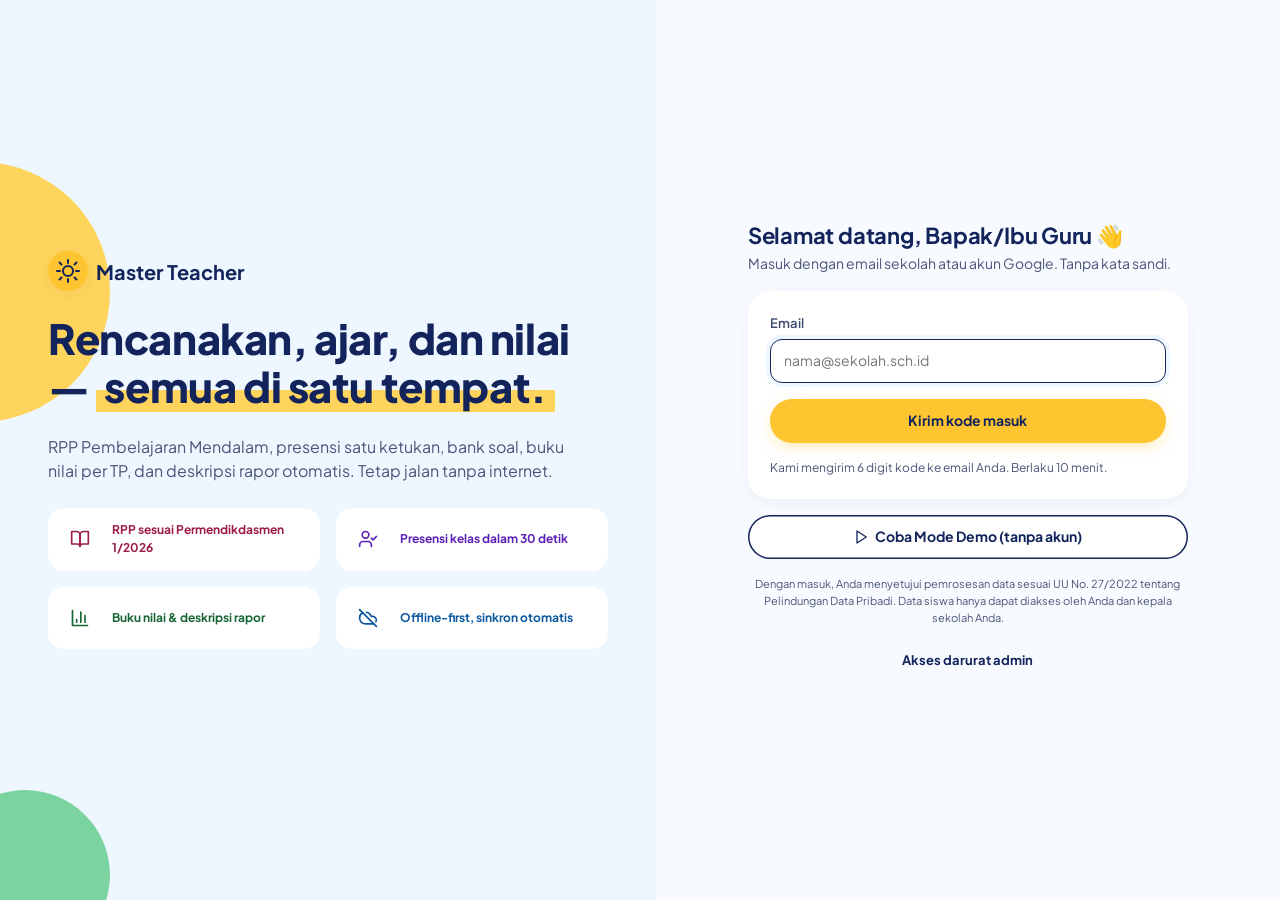
<file: index.html>
<!doctype html>
<html lang="id">
<head>
  <meta charset="utf-8">
  <meta name="viewport" content="width=device-width, initial-scale=1, viewport-fit=cover">
  <title>Master Teacher Planner — Ruang Kerja Guru</title>
  <meta name="description" content="Rencanakan RPP Pembelajaran Mendalam, presensi, bank soal, buku nilai, dan rapor dalam satu aplikasi. Bisa offline, tersinkron otomatis.">
  <meta name="theme-color" content="#12245B">
  <meta name="apple-mobile-web-app-capable" content="yes">
  <meta name="mobile-web-app-capable" content="yes">
  <meta name="apple-mobile-web-app-title" content="Master Teacher">
  <link rel="manifest" href="./manifest.webmanifest">
  <link rel="icon" href="./favicon.svg" type="image/svg+xml">
  <link rel="apple-touch-icon" href="./icons/icon-192.png">
  <link rel="preconnect" href="https://fonts.googleapis.com">
  <link rel="preconnect" href="https://fonts.gstatic.com" crossorigin>
  <link rel="stylesheet" href="https://fonts.googleapis.com/css2?family=Plus+Jakarta+Sans:wght@400;500;600;700;800&display=swap">
  <link rel="stylesheet" href="./css/app.css">
  <link rel="modulepreload" href="./js/app.js">
  <script>
    // Terapkan tema & ukuran huruf sebelum render (hindari kedipan)
    try {
      var p = JSON.parse(localStorage.getItem('mtp_prefs') || '{}');
      var dark = p.tema === 'gelap' || (p.tema === 'sistem' && matchMedia('(prefers-color-scheme: dark)').matches);
      if (dark) document.documentElement.dataset.theme = 'dark';
      if (p.huruf) document.documentElement.style.setProperty('--fs', p.huruf);
    } catch (e) {}
  </script>
</head>
<body>
  <div id="app" aria-live="polite">
    <div style="min-height:100dvh;display:grid;place-items:center;font-family:system-ui;color:#12245B">
      <div style="text-align:center">
        <div style="width:56px;height:56px;border-radius:50%;background:#FFC531;margin:0 auto 12px"></div>
        <b>Master Teacher</b><br><small style="color:#4A5578">Memuat ruang kerja…</small>
      </div>
    </div>
  </div>
  <div class="toasts" id="toasts" role="status" aria-live="polite"></div>
  <noscript><p style="padding:24px;font-family:system-ui">Aplikasi ini memerlukan JavaScript. Aktifkan JavaScript di browser Anda.</p></noscript>
  <script src="./js/config.js"></script>
  <script type="module" src="./js/app.js"></script>
</body>
</html>
</file>
<file: css/app.css>
/* =====================================================================
   Master Teacher Planner v2 — Sistem desain (sesuai DESIGN.md)
   Navy #12245B · Kuning #FFC531 · Sky Mist #EEF6FF · pastel per modul
   ===================================================================== */
:root {
  --navy: #12245B; --navy-900: #000F3E; --navy-2: #1E3374;
  --yellow: #FFC531; --yellow-h: #EBB224; --yellow-soft: #FFF4CF;
  --sky: #EEF6FF; --bg: #F7FAFF; --surface: #FFFFFF; --surface-2: #F0F3FF; --surface-3: #E7EEFF; --surface-4: #DEE8FF;
  --text: #111C2D; --text-2: #3C4A70; --muted: #4A5578; --line: #E6ECF7; --line-2: #CBD5E1;
  --blue: #1D4ED8; --green: #10B981;
  --sk-bg: #DBEAFE; --sk: #1D4ED8; --sk-ring: #3B82F6; --demo-ink: #7A5600; --art: #B98500; --green-d: #166534; --amber: #F59E0B; --slate: #64748B; --red: #BA1A1A; --red-bg: #FFDAD6;
  /* modul */
  --pl-bg: #FDE7EF; --pl: #9B1C48;      /* perencanaan */
  --mt-bg: #E3F0FD; --mt: #0D599F;      /* materi */
  --qs-bg: #FFF1DC; --qs: #8F4B00;      /* bank soal */
  --at-bg: #EEE8FD; --at: #5B21B6;      /* absensi */
  --gr-bg: #E3F6EC; --gr: #166534;      /* nilai */
  --ai-bg: #E2F4F8; --ai: #0E7490;      /* AI */
  --r-card: 22px; --r-md: 16px; --r-sm: 12px; --r-xs: 8px;
  --sh-1: 0 4px 16px -2px rgba(18,36,91,.06); --sh-2: 0 8px 24px -4px rgba(18,36,91,.10); --sh-3: 0 12px 32px -4px rgba(18,36,91,.18);
  --sidebar: 256px; --topbar: 64px; --font: 'Plus Jakarta Sans', system-ui, -apple-system, 'Segoe UI', Roboto, sans-serif;
  --fs: 1;
  color-scheme: light;
}
[data-theme="dark"] {
  --bg: #0B1530; --surface: #16234D; --surface-2: #1B2A5A; --surface-3: #213366; --surface-4: #2A3E78; --sky: #13204A;
  --text: #EEF2FF; --text-2: #C9D3F2; --muted: #A9B6DD; --line: #26386C; --line-2: #34498A; --navy: #DCE4FF; --navy-900: #FFFFFF;
  --pl-bg: #3A1730; --pl: #FFB3CB; --mt-bg: #12305A; --mt: #A9D0FF; --qs-bg: #3A2A10; --qs: #FFCF8A;
  --at-bg: #2B2152; --at: #CDB9FF; --gr-bg: #123A27; --gr: #9BE7B7; --ai-bg: #0F3440; --ai: #8FE1F2;
  --red-bg: #4A1B1B; --red: #FFB4AB; --green-d: #9BE7B7; --yellow-soft: #3B3215;
  --blue: #9DBEFF; --sk-bg: #16336B; --sk: #BFD4FF; --sk-ring: #6E9BFF; --demo-ink: #FFDF9D; --art: #FFC531;
  --sh-1: 0 4px 16px -2px rgba(0,0,0,.35); --sh-2: 0 8px 24px -4px rgba(0,0,0,.45);
  color-scheme: dark;
}
*, *::before, *::after { box-sizing: border-box; }
html { -webkit-text-size-adjust: 100%; font-size: calc(16px * var(--fs)); }
body { margin: 0; font-family: var(--font); background: var(--bg); color: var(--text); font-size: .875rem; line-height: 1.55; -webkit-tap-highlight-color: transparent; overscroll-behavior-y: none; }
img, svg { display: block; max-width: 100%; }
a { color: var(--blue); text-decoration: none; }
a:hover { text-decoration: underline; }
button, input, select, textarea { font: inherit; color: inherit; }
h1, h2, h3, h4 { margin: 0; line-height: 1.25; color: var(--navy); letter-spacing: -.01em; }
h1 { font-size: 1.875rem; font-weight: 800; }
h2 { font-size: 1.375rem; font-weight: 700; }
h3 { font-size: 1.125rem; font-weight: 700; }
h4 { font-size: 1rem; font-weight: 700; }
p { margin: 0; }
:focus-visible { outline: 3px solid color-mix(in srgb, var(--blue) 55%, transparent); outline-offset: 2px; border-radius: 6px; }
.sr-only { position: absolute !important; width: 1px; height: 1px; overflow: hidden; clip: rect(0 0 0 0); white-space: nowrap; }
.ic { display: inline-block; vertical-align: middle; width: 20px; height: 20px; flex-shrink: 0; fill: none; stroke: currentColor; stroke-width: 2; stroke-linecap: round; stroke-linejoin: round; }
.ic-s { width: 16px; height: 16px; } .ic-l { width: 24px; height: 24px; } .ic-xl { width: 32px; height: 32px; }
.muted { color: var(--muted); } .small { font-size: .75rem; } .tiny { font-size: .6875rem; } .bold { font-weight: 700; } .x-bold { font-weight: 800; }
.row { display: flex; align-items: center; gap: .5rem; } .row-wrap { flex-wrap: wrap; } .col { display: flex; flex-direction: column; gap: .5rem; }
.between { justify-content: space-between; } .grow { flex: 1 1 auto; min-width: 0; overflow-wrap: break-word; } .gap-s { gap: .25rem; } .gap-l { gap: 1rem; } .gap-xl { gap: 1.375rem; }
.truncate { overflow: hidden; text-overflow: ellipsis; white-space: nowrap; }
.hide { display: none !important; }
@media (max-width: 640px) { .hide-s { display: none !important; } }
.grid { display: grid; gap: 1rem; }
.g2 { grid-template-columns: repeat(2, minmax(0, 1fr)); } .g3 { grid-template-columns: repeat(3, minmax(0, 1fr)); } .g4 { grid-template-columns: repeat(4, minmax(0, 1fr)); }
.split { display: grid; grid-template-columns: minmax(0, 7fr) minmax(0, 5fr); gap: 1.375rem; align-items: start; }
.split-8 { display: grid; grid-template-columns: minmax(0, 8fr) minmax(0, 4fr); gap: 1.375rem; align-items: start; }
@media (max-width: 1100px) { .split, .split-8 { grid-template-columns: minmax(0, 1fr); } .g4 { grid-template-columns: repeat(2, minmax(0, 1fr)); } }
@media (max-width: 640px) { .g2, .g3 { grid-template-columns: 1fr; } .g4 { grid-template-columns: repeat(2, minmax(0, 1fr)); } h1 { font-size: 1.5rem; } }

/* ---------- Tombol ---------- */
.btn { display: inline-flex; align-items: center; justify-content: center; gap: .4rem; min-height: 44px; padding: 0 1.1rem; border-radius: 999px; border: 0; cursor: pointer; font-weight: 700; font-size: .875rem; white-space: nowrap; transition: background .15s, transform .1s, box-shadow .15s; text-decoration: none !important; background: var(--surface-3); color: var(--navy); }
.btn:hover { background: var(--surface-4); } .btn:active { transform: scale(.97); }
.btn[disabled] { opacity: .5; pointer-events: none; }
.btn-primary { background: var(--yellow); color: #12245B; box-shadow: 0 4px 16px -4px rgba(253,195,47,.55); } .btn-primary:hover { background: var(--yellow-h); }
.btn-dark { background: #12245B; color: #fff; } .btn-dark:hover { background: #000F3E; }
[data-theme="dark"] .btn-dark { background: #DCE4FF; color: #12245B; }
.btn-outline { background: var(--surface); color: var(--navy); box-shadow: inset 0 0 0 1.5px var(--navy); } .btn-outline:hover { background: var(--sky); }
.btn-ghost { background: transparent; color: var(--navy); } .btn-ghost:hover { background: var(--surface-3); }
.btn-white { background: var(--surface); color: var(--navy); box-shadow: var(--sh-1); } .btn-white:hover { background: var(--surface-2); }
.btn-danger { background: #DC2626; color: #fff; } .btn-danger:hover { background: #B91C1C; }
.btn-green { background: var(--gr); color: #fff; } [data-theme="dark"] .btn-green { color: #0B1530; }
.btn-soft-green { background: var(--gr-bg); color: var(--gr); } .btn-soft-amber { background: var(--qs-bg); color: var(--qs); } .btn-soft-ai { background: var(--ai-bg); color: var(--ai); }
.btn-sm { min-height: 36px; padding: 0 .85rem; font-size: .8125rem; }
.btn-xs { min-height: 30px; padding: 0 .65rem; font-size: .75rem; }
.btn-icon { width: 44px; padding: 0; } .btn-icon.btn-sm { width: 36px; }
.btn-block { width: 100%; }

/* ---------- Badge & chip ---------- */
.badge { display: inline-flex; align-items: center; gap: .3rem; padding: .2rem .6rem; border-radius: 999px; font-size: .6875rem; font-weight: 700; letter-spacing: .02em; line-height: 1.4; background: var(--surface-3); color: var(--muted); white-space: nowrap; }
.b-pl { background: var(--pl-bg); color: var(--pl); } .b-mt { background: var(--mt-bg); color: var(--mt); } .b-qs { background: var(--qs-bg); color: var(--qs); }
.b-at { background: var(--at-bg); color: var(--at); } .b-gr { background: var(--gr-bg); color: var(--gr); } .b-ai { background: var(--ai-bg); color: var(--ai); }
.b-red { background: var(--red-bg); color: var(--red); } .b-yel { background: var(--yellow); color: #12245B; } .b-navy { background: #12245B; color: #fff; }
.b-draf { background: #F1F5F9; color: #475569; } [data-theme="dark"] .b-draf { background: #26386C; color: #C9D3F2; }
.dot { width: 8px; height: 8px; border-radius: 50%; background: currentColor; display: inline-block; flex-shrink: 0; }
.dot.pulse { animation: pulse 1.6s ease-in-out infinite; }
@keyframes pulse { 50% { opacity: .35; } }
.chip { display: inline-flex; align-items: center; gap: .35rem; min-height: 36px; padding: 0 .85rem; border-radius: 999px; border: 0; background: var(--surface); color: var(--navy); font-weight: 600; font-size: .8125rem; cursor: pointer; box-shadow: var(--sh-1); white-space: nowrap; }
.chip:hover { background: var(--surface-2); }
.chip.on, .chip[aria-pressed="true"] { background: #12245B; color: #fff; }
[data-theme="dark"] .chip.on, [data-theme="dark"] .chip[aria-pressed="true"] { background: #DCE4FF; color: #12245B; }
.chips { display: flex; gap: .5rem; overflow-x: auto; padding: .25rem .125rem; scrollbar-width: none; }
.chips::-webkit-scrollbar { display: none; }
.chips, .seg { min-width: 0; flex: 0 1 auto; }
.grid > *, .split > *, .split-8 > *, .page-h > * { min-width: 0; }
h1, h2, h3 { overflow-wrap: anywhere; }

/* ---------- Kartu ---------- */
.card { background: var(--surface); border-radius: var(--r-card); box-shadow: var(--sh-1); padding: 1.375rem; }
.card-s { padding: 1rem; border-radius: var(--r-md); }
.card-flat { background: var(--surface-2); border-radius: var(--r-md); padding: 1rem; }
.card-sky { background: var(--sky); border-radius: var(--r-md); padding: 1rem; }
.card-h { display: flex; align-items: center; justify-content: space-between; gap: .75rem; margin-bottom: 1rem; flex-wrap: wrap; }
.lift { transition: transform .15s, box-shadow .15s; } .lift:hover { transform: translateY(-2px); box-shadow: var(--sh-2); }
.tile { border-radius: var(--r-md); padding: 1rem; display: flex; flex-direction: column; justify-content: space-between; min-height: 128px; cursor: pointer; border: 0; text-align: left; transition: box-shadow .15s, transform .15s; color: inherit; text-decoration: none !important; }
.tile:hover { box-shadow: var(--sh-2); transform: translateY(-2px); }
.tile .tile-ic { width: 40px; height: 40px; border-radius: 12px; background: var(--surface); display: grid; place-items: center; box-shadow: var(--sh-1); }
.t-pl { background: var(--pl-bg); color: var(--pl); } .t-mt { background: var(--mt-bg); color: var(--mt); } .t-qs { background: var(--qs-bg); color: var(--qs); }
.t-at { background: var(--at-bg); color: var(--at); } .t-gr { background: var(--gr-bg); color: var(--gr); } .t-ai { background: var(--ai-bg); color: var(--ai); }
.icon-box { width: 40px; height: 40px; border-radius: 12px; display: grid; place-items: center; flex-shrink: 0; }
.icon-box.l { width: 48px; height: 48px; border-radius: 16px; }
.avatar { width: 36px; height: 36px; border-radius: 50%; display: grid; place-items: center; font-weight: 800; font-size: .75rem; flex-shrink: 0; background: var(--surface-3); color: var(--navy); }
.avatar.l { width: 44px; height: 44px; font-size: .95rem; }
.kpi-v { font-size: 1.875rem; font-weight: 800; color: var(--navy); line-height: 1.1; letter-spacing: -.02em; }
.kpi-v.xl { font-size: 2.5rem; }
.bar { height: 8px; background: var(--surface-3); border-radius: 999px; overflow: hidden; }
.bar > i { display: block; height: 100%; border-radius: 999px; background: var(--green); transition: width .4s; }
.list { display: flex; flex-direction: column; gap: .5rem; }
.li { display: flex; align-items: center; gap: .75rem; padding: .7rem .75rem; border-radius: var(--r-sm); background: var(--surface); }
.li.hover:hover, a.li:hover { background: var(--surface-2); text-decoration: none; }
.li.flat { background: var(--surface-2); }
.divider { height: 1px; background: var(--line); margin: .75rem 0; }

/* ---------- Form ---------- */
.field { display: flex; flex-direction: column; gap: .35rem; }
.field > span, .label { font-size: .8125rem; font-weight: 600; color: var(--text-2); }
.input, select.input, textarea.input { width: 100%; min-height: 44px; padding: .6rem .85rem; border-radius: var(--r-sm); border: 1.5px solid var(--line-2); background: var(--surface); color: var(--text); outline: none; transition: border-color .15s, box-shadow .15s; }
textarea.input { min-height: 96px; resize: vertical; line-height: 1.5; }
.input:focus { border-color: var(--navy); box-shadow: 0 0 0 4px var(--sky); }
.input:user-invalid { border-color: #DC2626; }
.hint { font-size: .75rem; color: var(--muted); }
.err { font-size: .75rem; color: #DC2626; font-weight: 600; }
.search { position: relative; }
@media (max-width: 640px) { .search { flex: 1 1 100%; min-width: 0 !important; } }
.search .ic { position: absolute; left: .8rem; top: 50%; transform: translateY(-50%); color: var(--muted); pointer-events: none; }
.search .input { padding-left: 2.4rem; border-radius: 999px; border-color: transparent; background: var(--surface); box-shadow: var(--sh-1); }
.switch { position: relative; display: inline-flex; align-items: center; gap: .6rem; cursor: pointer; font-weight: 600; }
.switch input { appearance: none; width: 44px; height: 26px; border-radius: 999px; background: var(--line-2); position: relative; cursor: pointer; transition: background .2s; flex-shrink: 0; margin: 0; }
.switch input::after { content: ''; position: absolute; top: 3px; left: 3px; width: 20px; height: 20px; border-radius: 50%; background: #fff; transition: transform .2s; box-shadow: 0 1px 3px rgba(0,0,0,.25); }
.switch input:checked { background: var(--green); } .switch input:checked::after { transform: translateX(18px); }
.check { display: flex; align-items: flex-start; gap: .55rem; cursor: pointer; }
.check input { width: 18px; height: 18px; margin-top: 2px; accent-color: #12245B; flex-shrink: 0; }
.seg { display: inline-flex; padding: 4px; background: var(--surface-3); border-radius: 999px; gap: 2px; max-width: 100%; overflow-x: auto; scrollbar-width: none; }
.seg::-webkit-scrollbar { display: none; }
.seg button { border: 0; background: none; padding: .5rem 1rem; border-radius: 999px; font-weight: 600; color: var(--muted); cursor: pointer; white-space: nowrap; min-height: 38px; }
.seg button[aria-selected="true"] { background: var(--surface); color: var(--navy); box-shadow: var(--sh-1); }
.otp { display: flex; gap: .5rem; } .otp input { width: 48px; height: 56px; text-align: center; font-size: 1.5rem; font-weight: 800; border-radius: 12px; border: 1.5px solid var(--line-2); background: var(--surface); }
.otp input:focus { outline: none; border-color: var(--navy); box-shadow: 0 0 0 4px var(--sky); }

/* ---------- Tabel ---------- */
.tbl-wrap { overflow-x: auto; border-radius: var(--r-md); -webkit-overflow-scrolling: touch; }
table.tbl { width: 100%; border-collapse: collapse; font-size: .8125rem; }
.tbl th { text-align: left; font-size: .6875rem; text-transform: uppercase; letter-spacing: .05em; font-weight: 700; color: var(--muted); background: var(--surface-2); padding: .7rem .75rem; white-space: nowrap; }
.tbl td { padding: .6rem .75rem; border-bottom: 1px solid var(--line); vertical-align: middle; }
.tbl tr:hover td { background: color-mix(in srgb, var(--surface-2) 60%, transparent); }
.tbl .num { text-align: center; font-variant-numeric: tabular-nums; }
.tbl input.cell { width: 64px; min-height: 36px; text-align: center; border-radius: 8px; border: 1.5px solid transparent; background: var(--surface-2); font-weight: 700; color: var(--navy); }
.tbl input.cell:focus { outline: none; border-color: var(--navy); background: var(--surface); }
.tbl input.cell.low { background: var(--red-bg); color: var(--red); }
.tbl tr.warn td { background: color-mix(in srgb, var(--red-bg) 35%, transparent); }
.sticky-col { position: sticky; left: 0; background: var(--surface); z-index: 1; }
.tbl td.sticky-col { text-align: left; } .tbl td.sticky-col:not(.small) { white-space: nowrap; }

/* ---------- Kerangka aplikasi ---------- */
.app { min-height: 100dvh; }
.sidebar { position: fixed; inset: 0 auto 0 0; width: var(--sidebar); background: var(--surface-2); display: flex; flex-direction: column; z-index: 40; padding: 1rem .75rem; gap: 1rem; overflow-y: auto; }
.sidebar.navy { background: #12245B; color: #fff; }
.brand { display: flex; align-items: center; gap: .6rem; padding: .25rem .5rem; color: var(--navy); text-decoration: none !important; }
.brand-logo { width: 40px; height: 40px; border-radius: 50%; background: var(--yellow); display: grid; place-items: center; color: #12245B; flex-shrink: 0; box-shadow: var(--sh-1); }
.brand b { font-size: 1.05rem; font-weight: 800; display: block; line-height: 1.1; }
.brand small { font-size: .6875rem; color: var(--muted); font-weight: 700; }
.sidebar.navy .brand { color: #fff; } .sidebar.navy .brand small { color: #FFDF9D; }
.nav { display: flex; flex-direction: column; gap: 2px; }
.nav-h { font-size: .6875rem; font-weight: 800; letter-spacing: .08em; text-transform: uppercase; color: var(--muted); padding: .9rem .75rem .35rem; }
.sidebar.navy .nav-h { color: #9AA8D8; }
.nav a { display: flex; align-items: center; gap: .7rem; padding: .62rem .85rem; border-radius: 12px; color: var(--text-2); font-weight: 600; text-decoration: none !important; min-height: 44px; }
.nav a:hover { background: var(--surface-3); color: var(--navy); }
.nav a[aria-current="page"] { background: #12245B; color: #fff; }
[data-theme="dark"] .nav a[aria-current="page"] { background: #DCE4FF; color: #12245B; }
.sidebar.navy .nav a { color: #C9D3F2; border-radius: 999px; } .sidebar.navy .nav a:hover { background: rgba(255,255,255,.08); color: #fff; }
.sidebar.navy .nav a[aria-current="page"] { background: var(--yellow); color: #12245B; }
.nav .cnt { margin-left: auto; background: var(--yellow); color: #12245B; border-radius: 999px; font-size: .6875rem; font-weight: 800; padding: .05rem .5rem; }
.side-foot { margin-top: auto; display: flex; flex-direction: column; gap: .5rem; }
.netbox { background: var(--sky); border-radius: 12px; padding: .7rem .8rem; }
.sidebar.navy .netbox { background: rgba(255,255,255,.08); }
.usercard { display: flex; align-items: center; gap: .6rem; background: var(--surface); border-radius: 12px; padding: .55rem .6rem; }
.sidebar.navy .usercard { background: rgba(255,255,255,.08); }
.main { margin-left: var(--sidebar); min-height: 100dvh; display: flex; flex-direction: column; min-width: 0; overflow-x: clip; }
.topbar { position: sticky; top: 0; z-index: 30; height: var(--topbar); display: flex; align-items: center; gap: .75rem; padding: 0 2rem; background: color-mix(in srgb, var(--bg) 88%, transparent); backdrop-filter: blur(14px); -webkit-backdrop-filter: blur(14px); box-shadow: 0 1px 8px rgba(18,36,91,.04); }
.topbar .tb-title { display: none; font-weight: 800; color: var(--navy); }
.syncchip { display: inline-flex; align-items: center; gap: .4rem; padding: .3rem .75rem; border-radius: 999px; font-size: .6875rem; font-weight: 700; background: var(--gr-bg); color: var(--gr); border: 0; cursor: pointer; white-space: nowrap; }
.syncchip { min-width: 0; max-width: 100%; overflow: hidden; } .syncchip span { overflow: hidden; text-overflow: ellipsis; }
.syncchip.local { background: #F1F5F9; color: #475569; } .syncchip.busy { background: #DBEAFE; color: #1D4ED8; } .syncchip.err { background: var(--red-bg); color: var(--red); } .syncchip.demo { background: var(--yellow-soft); color: var(--demo-ink); }
[data-theme="dark"] .syncchip.local { background: #26386C; color: #C9D3F2; } [data-theme="dark"] .syncchip.busy { background: #1B3A7A; color: #BFD4FF; } [data-theme="dark"] .syncchip.demo { color: #FFDF9D; }
.spin { animation: spin 1s linear infinite; } @keyframes spin { to { transform: rotate(360deg); } }
.offline-bar { background: #FEF3C7; color: #92400E; font-size: .8125rem; font-weight: 600; padding: .5rem 2rem; display: flex; gap: .5rem; align-items: center; }
[data-theme="dark"] .offline-bar { background: #3B2F0A; color: #FCD34D; }
.content { padding: 1.5rem 2rem 3rem; width: 100%; max-width: 1360px; margin: 0 auto; }
.view { animation: fadein .18s ease-out; }
.view.inactive { content-visibility: hidden; display: none; }
@keyframes fadein { from { opacity: .4; transform: translateY(4px); } to { opacity: 1; transform: none; } }
.page-h { display: flex; justify-content: space-between; align-items: flex-end; gap: 1rem; flex-wrap: wrap; margin-bottom: 1.375rem; }
.page-h .sub { color: var(--muted); margin-top: .2rem; }
.crumbs { display: flex; align-items: center; gap: .3rem; color: var(--muted); font-size: .75rem; flex-wrap: wrap; }
.crumbs a { color: var(--muted); } .crumbs b { color: var(--navy); }
.section { margin-top: 1.5rem; }
.section-h { display: flex; align-items: center; justify-content: space-between; gap: .5rem; margin-bottom: .75rem; }
.section-h h3 { display: flex; align-items: center; gap: .5rem; }

/* Navigasi bawah (ponsel) */
.bottomnav { display: none; position: fixed; inset: auto 0 0 0; z-index: 45; background: color-mix(in srgb, var(--surface) 95%, transparent); backdrop-filter: blur(14px); box-shadow: 0 -2px 12px rgba(18,36,91,.08); padding-bottom: env(safe-area-inset-bottom); }
.bottomnav nav { display: flex; justify-content: space-around; height: 64px; align-items: center; }
.bottomnav a { display: flex; flex-direction: column; align-items: center; justify-content: center; gap: 2px; min-width: 60px; height: 52px; border-radius: 14px; color: var(--muted); font-size: .6875rem; font-weight: 700; text-decoration: none !important; }
.bottomnav a[aria-current="page"] { color: var(--navy); background: color-mix(in srgb, var(--yellow) 25%, transparent); }
.fab { position: fixed; right: 20px; bottom: calc(84px + env(safe-area-inset-bottom)); width: 56px; height: 56px; border-radius: 50%; background: var(--yellow); color: #12245B; border: 0; box-shadow: var(--sh-3); display: none; place-items: center; z-index: 44; cursor: pointer; }

@media (max-width: 960px) {
  .sidebar { display: none; }
  .main { margin-left: 0; }
  .topbar { padding: 0 1rem; gap: .5rem; } .topbar .tb-title { display: block; white-space: nowrap; flex-shrink: 0; max-width: 46vw; overflow: hidden; text-overflow: ellipsis; }
  .topbar .syncchip { flex: 0 1 auto; }
  .topbar .tb-wide { display: none !important; }
  .content { padding: 1rem 1rem calc(96px + env(safe-area-inset-bottom)); }
  .offline-bar { padding: .5rem 1rem; }
  .bottomnav { display: block; } .fab { display: grid; }
  .hide-m { display: none !important; }
}
@media (min-width: 961px) { .only-m { display: none !important; } }

/* ---------- Toast, dialog, sheet ---------- */
.toasts { position: fixed; bottom: 24px; right: 24px; z-index: 100; display: flex; flex-direction: column; gap: .5rem; pointer-events: none; }
.toast { pointer-events: auto; min-width: 260px; max-width: 380px; background: #12245B; color: #fff; padding: .75rem 1rem; border-radius: 16px; box-shadow: var(--sh-3); display: flex; gap: .6rem; align-items: flex-start; font-weight: 600; animation: toastin .2s ease-out; }
.toast .t-ic { width: 26px; height: 26px; border-radius: 50%; display: grid; place-items: center; flex-shrink: 0; background: var(--green); }
.toast.err .t-ic { background: #DC2626; } .toast.info .t-ic { background: #2563EB; } .toast.warn .t-ic { background: var(--amber); }
@keyframes toastin { from { opacity: 0; transform: translateY(8px); } }
@media (max-width: 960px) { .toasts { top: auto; bottom: calc(150px + env(safe-area-inset-bottom)); left: 16px; right: 16px; align-items: center; } .toast { width: 100%; max-width: 480px; } }

dialog.dlg { border: 0; padding: 0; border-radius: 24px; background: var(--surface); color: var(--text); box-shadow: var(--sh-3); width: min(560px, calc(100vw - 32px)); max-height: calc(100dvh - 48px); opacity: 0; transform: scale(.96);
  transition-property: opacity, transform, display, overlay; transition-duration: .2s; transition-timing-function: ease-out; transition-behavior: allow-discrete; }
dialog.dlg.wide { width: min(880px, calc(100vw - 32px)); }
dialog.dlg[open] { opacity: 1; transform: scale(1); }
@starting-style { dialog.dlg[open] { opacity: 0; transform: scale(.96); } }
dialog.dlg::backdrop { background: rgb(10 20 50 / 0); transition-property: background-color, display, overlay; transition-duration: .2s; transition-behavior: allow-discrete; }
dialog.dlg[open]::backdrop { background: rgb(10 20 50 / .45); }
@starting-style { dialog.dlg[open]::backdrop { background: rgb(10 20 50 / 0); } }
@media (prefers-reduced-motion: reduce) { dialog.dlg, dialog.dlg::backdrop { transition-duration: .05s; transform: none; } }
.dlg-h { display: flex; align-items: center; justify-content: space-between; gap: .75rem; padding: 1.1rem 1.375rem .5rem; }
.dlg-b { padding: .5rem 1.375rem 1rem; overflow-y: auto; max-height: calc(100dvh - 200px); }
.dlg-f { display: flex; justify-content: flex-end; gap: .5rem; padding: .75rem 1.375rem 1.25rem; flex-wrap: wrap; }
@media (max-width: 640px) {
  dialog.dlg, dialog.dlg.wide { width: 100vw; max-width: 100vw; margin: auto 0 0 0; border-radius: 24px 24px 0 0; max-height: 92dvh; transform: translateY(24px); }
  dialog.dlg[open] { transform: none; }
  @starting-style { dialog.dlg[open] { transform: translateY(24px); } }
  .dlg-f { padding-bottom: calc(1.25rem + env(safe-area-inset-bottom)); }
  .dlg-f .btn { flex: 1 1 auto; }
}

/* ---------- Status kosong & skeleton ---------- */
.empty { text-align: center; padding: 2.5rem 1.25rem; display: flex; flex-direction: column; align-items: center; gap: .6rem; }
.empty .empty-art { width: 88px; height: 88px; border-radius: 50%; background: var(--yellow-soft); display: grid; place-items: center; color: var(--art); margin-bottom: .25rem; }
.empty h3 { font-size: 1.05rem; } .empty p { color: var(--muted); max-width: 420px; }
.skel { background: linear-gradient(90deg, var(--surface-2) 25%, var(--surface-3) 50%, var(--surface-2) 75%); background-size: 200% 100%; animation: shimmer 1.2s infinite; border-radius: 10px; }
@keyframes shimmer { to { background-position: -200% 0; } }
.skel-line { height: 12px; margin: .5rem 0; }

/* ---------- Blok AI (draf) ---------- */
.ai-draft { background: var(--ai-bg); border: 1.5px dashed var(--ai); border-radius: var(--r-md); padding: 1rem; }
.ai-bar { display: flex; align-items: center; gap: .75rem; flex-wrap: wrap; background: color-mix(in srgb, var(--at-bg) 70%, var(--surface)); border-radius: var(--r-md); padding: .8rem 1rem; }

/* ---------- Dokumen A4 (pratinjau RPP) ---------- */
.paper { background: var(--surface); border-radius: var(--r-card); box-shadow: var(--sh-2); padding: 2.25rem; }
.paper .sec-n { width: 28px; height: 28px; border-radius: 50%; background: var(--pl-bg); color: var(--pl); display: grid; place-items: center; font-weight: 800; font-size: .8125rem; flex-shrink: 0; }
.paper h4.sec { display: flex; align-items: center; gap: .6rem; font-size: 1rem; text-transform: uppercase; letter-spacing: .02em; }
.paper ul { margin: .35rem 0 0; padding-left: 1.2rem; } .paper li { margin: .15rem 0; }
.meta-box { background: var(--surface-2); border-radius: 12px; padding: .7rem .85rem; }
.meta-box .tiny { text-transform: uppercase; letter-spacing: .05em; font-weight: 700; color: var(--muted); }
.stage { border-radius: 14px; padding: .9rem 1rem; background: var(--surface-2); }
.stage-h { display: flex; justify-content: space-between; gap: .5rem; align-items: center; font-weight: 700; color: var(--navy); margin-bottom: .35rem; }
.editable { border-radius: 8px; outline: 1.5px dashed transparent; transition: outline-color .15s; }
.editable:hover { outline-color: var(--line-2); }
.editable[contenteditable="plaintext-only"], .editable[contenteditable="true"] { cursor: text; min-height: 1.4em; padding: .1rem .25rem; margin: 0 -.25rem; }
.editable:focus { outline: 2px solid var(--navy); outline-offset: 2px; background: var(--sky); }
.editable:empty::before { content: attr(data-ph); color: var(--muted); font-style: italic; }
.paper p.editable, .paper li.editable { white-space: pre-wrap; }
.paper .label { display: block; margin-bottom: .15rem; }
.switch { cursor: pointer; }
code { background: var(--surface-3); padding: .05rem .35rem; border-radius: 6px; font-size: .85em; }
.btn:disabled { opacity: .55; cursor: not-allowed; transform: none; }
.btn-icon.btn-xs { width: 30px; }

/* ---------- Absensi ---------- */
.att-row { background: var(--surface); border-radius: var(--r-md); padding: .85rem; box-shadow: var(--sh-1); display: flex; flex-direction: column; gap: .6rem; }
.att-btns { display: grid; grid-template-columns: repeat(4, 1fr); gap: .4rem; }
.att-btns button { min-height: 44px; border-radius: 12px; border: 0; font-weight: 800; background: var(--surface-2); color: var(--muted); cursor: pointer; transition: transform .08s; }
.att-btns button:active { transform: scale(.95); }
.att-btns button[aria-pressed="true"][data-s="H"] { background: var(--gr-bg); color: var(--gr); box-shadow: inset 0 0 0 2px var(--green); }
.att-btns button[aria-pressed="true"][data-s="S"] { background: var(--sk-bg); color: var(--sk); box-shadow: inset 0 0 0 2px var(--sk-ring); }
.att-btns button[aria-pressed="true"][data-s="I"] { background: var(--qs-bg); color: var(--qs); box-shadow: inset 0 0 0 2px var(--yellow); }
.att-btns button[aria-pressed="true"][data-s="A"] { background: var(--red-bg); color: var(--red); box-shadow: inset 0 0 0 2px #DC2626; }
.heat td.h { background: var(--gr-bg); color: var(--gr); } .heat td.s { background: var(--sk-bg); color: var(--sk); } .heat td.i { background: var(--qs-bg); color: var(--qs); } .heat td.a { background: var(--red-bg); color: var(--red); }
.heat td { text-align: center; font-weight: 700; font-size: .6875rem; padding: .35rem .25rem; min-width: 26px; }

/* ---------- Jadwal ---------- */
.timeline-card { position: relative; overflow: hidden; }
.timeline-card.now { box-shadow: var(--sh-2); background: linear-gradient(90deg, color-mix(in srgb, var(--yellow) 16%, var(--surface)), var(--surface) 60%); }
.timeline-card.now::before { content: ''; position: absolute; left: 0; top: 0; bottom: 0; width: 8px; background: var(--yellow); }
.week { display: grid; grid-template-columns: repeat(6, minmax(140px, 1fr)); gap: .6rem; overflow-x: auto; }
.week .day { background: var(--surface); border-radius: var(--r-md); padding: .75rem; min-height: 160px; box-shadow: var(--sh-1); }
@media (max-width: 640px) { .week { grid-template-columns: minmax(0, 1fr); overflow: visible; } .week .day { min-height: 0; } .week .day .slot { width: 100%; } }
.slot { border-radius: 12px; padding: .55rem .65rem; margin-top: .45rem; font-size: .75rem; cursor: pointer; border: 0; width: 100%; text-align: left; }
/* ---------- Kalender bulan (ala Google Calendar & kalender ponsel) ---------- */
.gcal-card { padding: 1rem 1rem 1.1rem; }
.gcal-bar-top { display: flex; align-items: center; gap: .75rem; flex-wrap: wrap; margin-bottom: .85rem; }
.gcal-title { font-size: 1.375rem; font-weight: 800; flex: 1; min-width: 0; }
.gcal-title span { font-weight: 500; color: var(--muted); }
.gcal-legend { display: flex; gap: .75rem; flex-wrap: wrap; font-size: .75rem; color: var(--text-2); font-weight: 600; }
.gcal-legend span { display: inline-flex; align-items: center; gap: .35rem; }
.gcal-legend i, .gcal-dots i { width: 8px; height: 8px; border-radius: 50%; display: inline-block; flex-shrink: 0; }
.dot-red { background: var(--red); } .dot-qs { background: var(--qs); } .dot-mt { background: var(--mt); } .dot-gr { background: var(--gr); } .dot-at { background: var(--at); } .dot-ai { background: var(--ai); }
.gcal { border: 1px solid var(--line); border-radius: var(--r-md); overflow: hidden; background: var(--surface); touch-action: pan-y; }
.gcal-dow { display: grid; grid-template-columns: repeat(7, minmax(0, 1fr)); border-bottom: 1px solid var(--line); background: var(--surface-2); }
.gcal-dow span { text-align: center; font-size: .6875rem; font-weight: 700; letter-spacing: .06em; text-transform: uppercase; color: var(--muted); padding: .5rem 0; }
.gcal-dow span.min { color: var(--red); }
.gcal-wk { position: relative; min-height: 118px; border-bottom: 1px solid var(--line); }
.gcal-wk:last-child { border-bottom: 0; }
.gcal-days { position: absolute; inset: 0; display: grid; grid-template-columns: repeat(7, minmax(0, 1fr)); }
.gcal-d { all: unset; box-sizing: border-box; position: relative; display: flex; flex-direction: column; align-items: center; padding-top: 6px; border-right: 1px solid var(--line); cursor: pointer; min-width: 0; transition: background-color .12s; }
.gcal-d:last-child { border-right: 0; }
.gcal-d:hover { background: var(--surface-2); }
.gcal-d:focus-visible { outline: 2px solid var(--navy); outline-offset: -2px; }
.gcal-d.we { background: color-mix(in srgb, var(--surface-2) 55%, transparent); }
.gcal-d.libur { background: color-mix(in srgb, var(--red-bg) 55%, transparent); }
.gcal-d.out .gcal-n { color: color-mix(in srgb, var(--muted) 88%, var(--surface)); font-weight: 600; }
.gcal-n { width: 28px; height: 28px; display: grid; place-items: center; border-radius: 50%; font-size: .8125rem; font-weight: 700; color: var(--text); font-variant-numeric: tabular-nums; }
.gcal-d:last-child .gcal-n, .gcal-d.libur .gcal-n { color: var(--red); }
.gcal-d.sel .gcal-n { background: var(--surface-4); color: var(--navy); }
.gcal-d.today .gcal-n { background: var(--navy); color: var(--surface); }
.gcal-dots { display: none; }
.gcal-evs { position: relative; display: grid; grid-template-columns: repeat(7, minmax(0, 1fr)); grid-auto-rows: 22px; row-gap: 3px; padding: 38px 0 8px; pointer-events: none; }
.gcal-ev, .gcal-more { all: unset; box-sizing: border-box; pointer-events: auto; cursor: pointer; margin: 0 4px; padding: 0 .45rem; border-radius: 6px; font-size: .71875rem; font-weight: 700; line-height: 22px; white-space: nowrap; overflow: hidden; text-overflow: ellipsis; min-width: 0; }
.gcal-ev { background: var(--ev-bg); color: var(--ev); box-shadow: inset 3px 0 0 var(--ev); }
.gcal-ev.kiri { margin-left: 0; border-top-left-radius: 0; border-bottom-left-radius: 0; box-shadow: none; }
.gcal-ev.kanan { margin-right: 0; border-top-right-radius: 0; border-bottom-right-radius: 0; }
.gcal-ev:hover { filter: brightness(.96); } [data-theme="dark"] .gcal-ev:hover { filter: brightness(1.15); }
.gcal-ev:focus-visible, .gcal-more:focus-visible, .gcal-item:focus-visible { outline: 2px solid var(--navy); outline-offset: 1px; }
.gcal-more { color: var(--text-2); font-weight: 700; }
.gcal-more:hover { background: var(--surface-3); }
.ev-red { --ev: var(--red); --ev-bg: var(--red-bg); } .ev-qs { --ev: var(--qs); --ev-bg: var(--qs-bg); } .ev-mt { --ev: var(--mt); --ev-bg: var(--mt-bg); }
.ev-gr { --ev: var(--gr); --ev-bg: var(--gr-bg); } .ev-at { --ev: var(--at); --ev-bg: var(--at-bg); } .ev-ai { --ev: var(--ai); --ev-bg: var(--ai-bg); }
.gcal-day .gcal-big { width: 52px; height: 52px; border-radius: 16px; background: var(--surface-3); color: var(--navy); display: grid; place-items: center; align-content: center; font-size: 1.25rem; font-weight: 800; line-height: 1; flex-shrink: 0; }
.gcal-day .gcal-big small { font-size: .625rem; font-weight: 700; text-transform: uppercase; letter-spacing: .06em; color: var(--muted); margin-bottom: 3px; }
.gcal-day .gcal-big.today { background: var(--navy); color: var(--surface); }
.gcal-day .gcal-big.today small { color: inherit; opacity: .8; }
.gcal-item { all: unset; box-sizing: border-box; display: flex; align-items: stretch; gap: .7rem; padding: .55rem .5rem; border-radius: var(--r-xs); cursor: pointer; width: 100%; min-width: 0; color: var(--text); text-decoration: none !important; }
.gcal-item:hover { background: var(--surface-2); }
.gcal-item .grow { display: flex; flex-direction: column; min-width: 0; gap: 1px; }
.gcal-item b { font-size: .8125rem; overflow-wrap: anywhere; }
.gcal-bar { width: 4px; border-radius: 4px; background: var(--ev); flex-shrink: 0; }
@media (max-width: 640px) {
  .gcal-card { padding: .75rem .6rem .85rem; }
  .gcal-title { font-size: 1.125rem; order: -1; flex-basis: 100%; }
  .gcal { border: 0; border-radius: 0; background: transparent; }
  .gcal-dow { background: transparent; border-bottom: 0; }
  .gcal-dow span { padding: .25rem 0 .4rem; font-size: .625rem; }
  .gcal-wk { min-height: 0; border-bottom: 0; }
  .gcal-days { position: static; }
  .gcal-d { border-right: 0; height: 52px; padding-top: 4px; border-radius: 12px; }
  .gcal-d.we, .gcal-d.libur { background: transparent; }
  .gcal-n { width: 32px; height: 32px; font-size: .875rem; }
  .gcal-dots { display: flex; gap: 3px; align-items: center; height: 8px; margin-top: 2px; }
  .gcal-dots i { width: 5px; height: 5px; }
  .gcal-dots b { font-size: .5625rem; line-height: 1; color: var(--muted); }
  .gcal-evs { display: none; }
}

/* ---------- Kanban ---------- */
.kanban { display: grid; grid-template-columns: repeat(4, minmax(240px, 1fr)); gap: 1rem; overflow-x: auto; align-items: start; }
@media (max-width: 640px) { .kanban { grid-template-columns: minmax(0, 1fr); overflow: visible; } }
.kcol { background: var(--surface-2); border-radius: var(--r-md); padding: .75rem; min-height: 200px; }

/* ---------- Halaman masuk ---------- */
.auth { min-height: 100dvh; display: grid; grid-template-columns: 1.05fr 1fr; }
.auth-art { background: var(--sky); position: relative; overflow: hidden; padding: 3rem; display: flex; flex-direction: column; justify-content: center; gap: 1.5rem; }
.auth-art::before { content: ''; position: absolute; left: -90px; top: 18%; width: 200px; height: 260px; border-radius: 0 140px 140px 0; background: #FFD45C; }
.auth-art::after { content: ''; position: absolute; left: -60px; bottom: -60px; width: 170px; height: 170px; border-radius: 50%; background: #7BD3A0; }
.auth-art > * { position: relative; z-index: 1; }
.auth-form { display: grid; place-items: center; padding: 2rem 1.25rem; background: var(--bg); }
.auth-card { width: min(440px, 100%); }
.hl { background: linear-gradient(transparent 58%, #FFD45C 58%); padding: 0 .2em; }
[data-theme="dark"] .hl { background: linear-gradient(transparent 58%, #8A6A00 58%); }
@media (max-width: 900px) { .auth { grid-template-columns: 1fr; } .auth-art { display: none; } }
.steps { display: flex; gap: .35rem; } .steps i { flex: 1; height: 6px; border-radius: 999px; background: var(--surface-3); } .steps i.on { background: var(--yellow); }

/* ---------- Pencetakan ---------- */
@media print {
  .sidebar, .topbar, .bottomnav, .fab, .toasts, .no-print { display: none !important; }
  .main { margin: 0; } .content { padding: 0; } body { background: #fff; }
}
@media (prefers-reduced-motion: reduce) { *, *::before, *::after { animation-duration: .01ms !important; transition-duration: .01ms !important; } }

/* Ponsel kecil: chip sinkron cukup ikon (status tetap terbaca lewat warna & title) */
@media (max-width: 640px) { .syncchip span { display: none; } .syncchip { padding: .45rem; } }

/* ---------- Penyempurnaan tampilan ponsel: tidak ada teks/tombol yang keluar kotak ---------- */
.row > select.input, .section-h select.input { min-width: 0; max-width: 100%; text-overflow: ellipsis; }
.card-s > .row.between { flex-wrap: wrap; row-gap: .35rem; }
@media (max-width: 640px) {
  .section-h { flex-wrap: wrap; row-gap: .6rem; }
  .section-h > .row, .section-h > div:not([class]) { flex-wrap: wrap; min-width: 0; max-width: 100%; }
  .section-h > h3 { min-width: 0; overflow-wrap: anywhere; }
  .seg { display: flex; flex-wrap: wrap; width: 100%; border-radius: 18px; overflow: visible; }
  .chips { flex-wrap: wrap; overflow: visible; }
  .seg button { flex: 1 1 auto; padding: .45rem .75rem; font-size: .8125rem; min-height: 36px; }
  .kpi-v { font-size: 1.625rem; }
  .card-s .small.bold.muted { min-width: 0; }
  .page-h > .row { flex-wrap: wrap; }
  .badge { white-space: normal; max-width: 100%; }
  .li > .badge, .li > span > .badge:only-child, .row.between > .badge:last-child { white-space: nowrap; flex-shrink: 0; }
  .tile b { overflow-wrap: anywhere; hyphens: auto; }
}
@media (max-width: 360px) {
  .tile { padding: .75rem .6rem; }
  .tile b.small { font-size: .75rem; }
}

/* Tabel daftar → kartu bertumpuk di ponsel (tanpa gulir menyamping) */
@media (max-width: 640px) {
  .tbl.stack thead { display: none; }
  .tbl.stack, .tbl.stack tbody, .tbl.stack tr { display: block; width: 100%; }
  .tbl.stack tr { padding: .55rem 0; border-bottom: 1px solid var(--line); }
  .tbl.stack tr:last-child { border-bottom: 0; }
  .tbl.stack td { display: flex; justify-content: space-between; align-items: baseline; gap: .75rem; border: 0; padding: .2rem .6rem; text-align: right; min-width: 0; overflow-wrap: break-word; }
  .tbl.stack td::before { content: attr(data-l); flex-shrink: 0; text-align: left; font-size: .6875rem; font-weight: 700; letter-spacing: .05em; text-transform: uppercase; color: var(--muted); }
  .tbl.stack td[data-l=""]::before, .tbl.stack td:first-child::before { display: none; }
  .tbl.stack td[data-l=""] { justify-content: flex-end; }
  .tbl.stack td:first-child { display: block; text-align: left; font-size: .9375rem; }
  .tbl.stack td.panjang { display: block; text-align: left; }
  .tbl.stack td.panjang::before { display: block; margin-bottom: .1rem; }
  .tbl.stack td.hide-m { display: none; }
  .tbl.stack td:has(textarea), .tbl.stack td:has(textarea)::before { display: block; text-align: left; }
  .tbl.stack td:has(textarea)::before { margin-bottom: .3rem; }
  .tbl.stack td textarea { width: 100%; min-height: 112px; }
  .tbl.stack tr:hover td { background: transparent; }
  .tbl.stack .num { text-align: right; }
}

@media (max-width: 640px) {
  .tbl.stack.s2 td:first-child { display: none; }
  .tbl.stack.s2 td:nth-child(2) { display: block; text-align: left; font-size: .9375rem; }
  .tbl.stack.s2 td:nth-child(2)::before { display: none; }
  .tbl.stack.nomor td:first-child::before { display: inline; content: 'Butir '; font-size: inherit; letter-spacing: 0; text-transform: none; color: inherit; font-weight: 700; }
  .tbl.stack.nomor td:first-child { font-weight: 700; }
}

@media (max-width: 640px) {
  .li.anek { display: grid; grid-template-columns: minmax(0, 1fr) auto; align-items: start; row-gap: .35rem; }
  .li.anek > .badge { grid-column: 1; justify-self: start; }
  .li.anek > .grow { grid-column: 1; }
  .li.anek > button { grid-column: 2; grid-row: 1 / span 2; }
}
.tbl.heat td:first-child, .tbl.heat th:first-child { text-align: left; }
</file>
